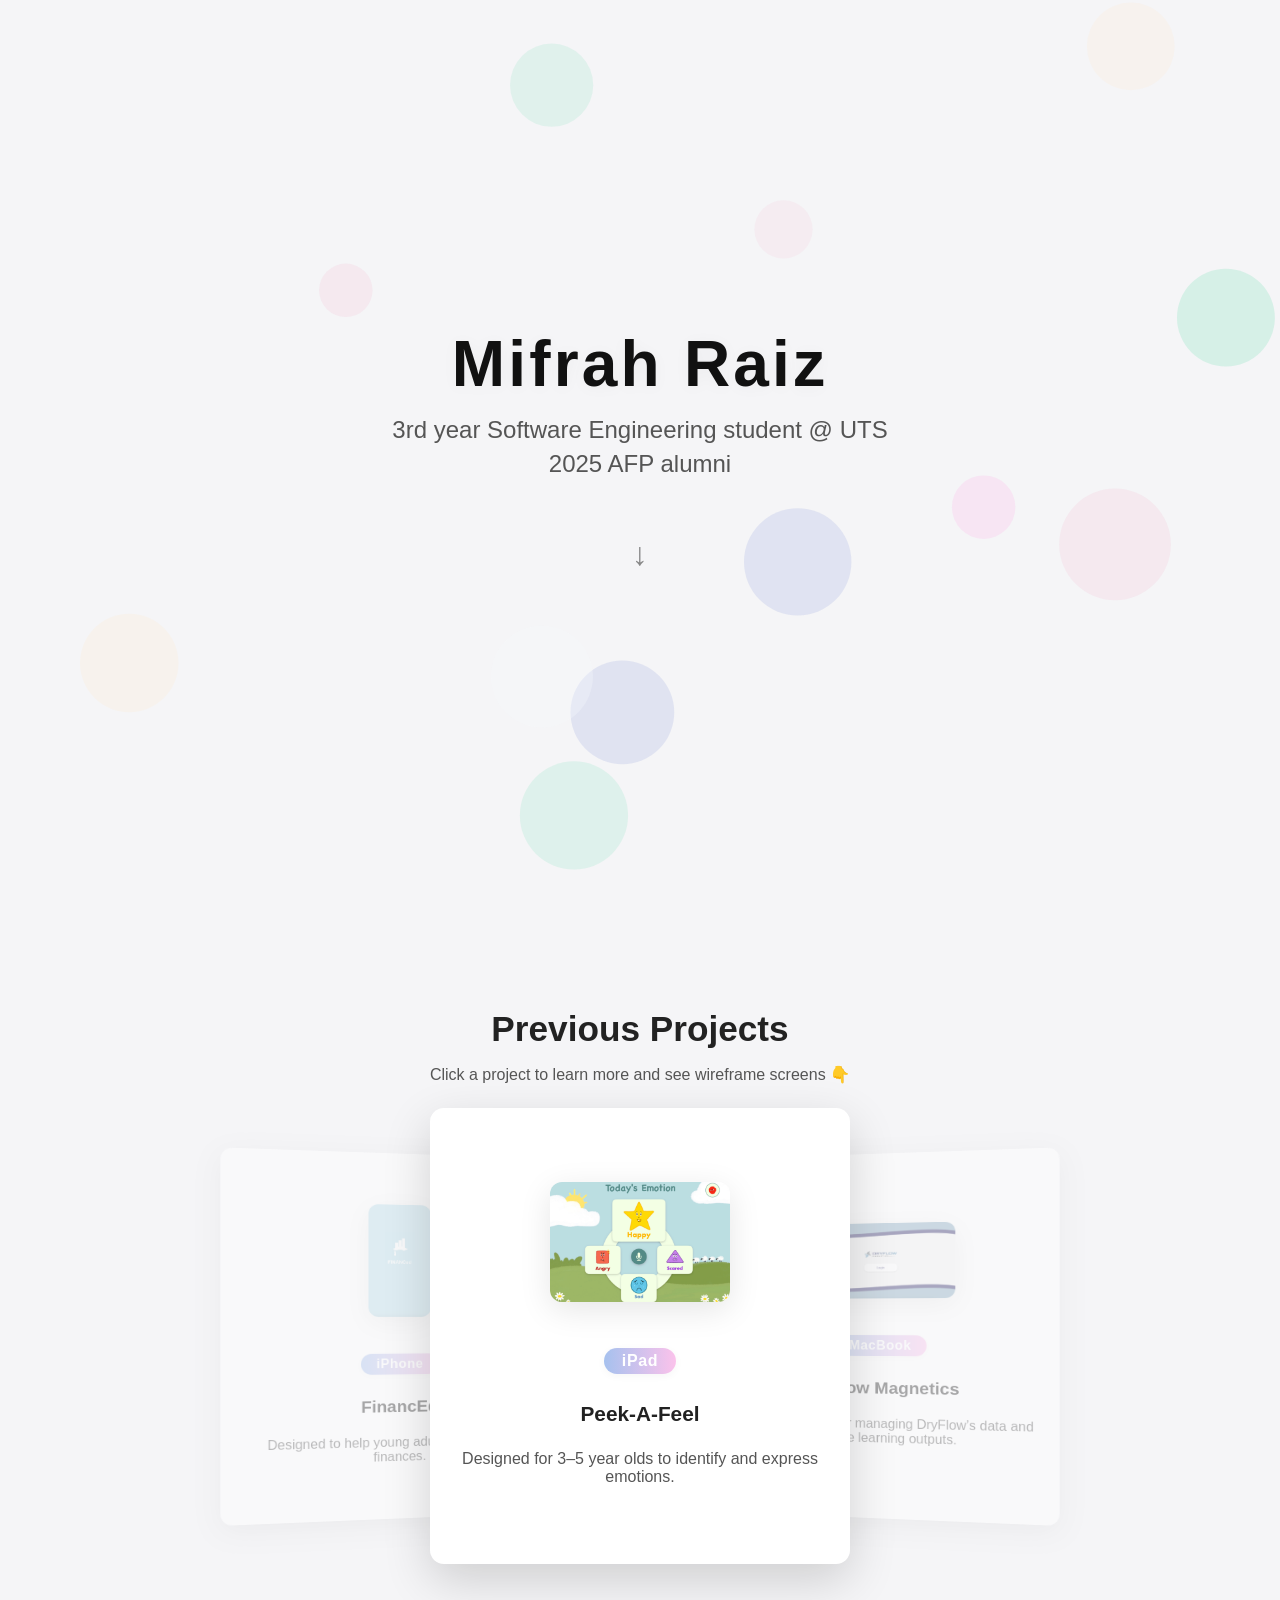
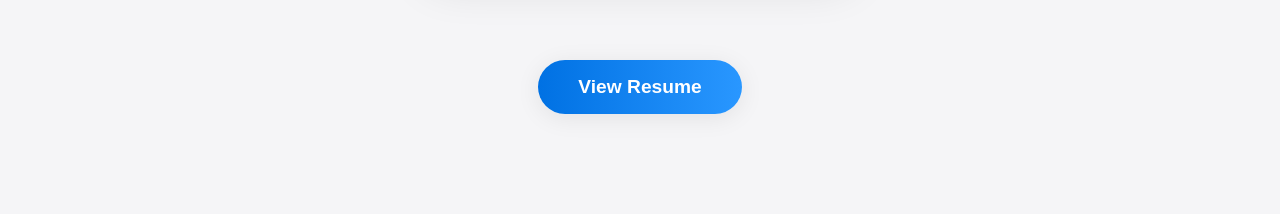
<file: index.html>
<!DOCTYPE html>
<html lang="en">
<head>
<meta charset="UTF-8">
<meta name="viewport" content="width=device-width, initial-scale=1.0">
<title>Mifrah Raiz Apps Lab Portfolio</title>
<link rel="stylesheet" href="styles.css">
<style>
/* ---------- Hero ---------- */
.hero { position: relative; overflow: hidden; height: 100vh; display: flex; flex-direction: column; justify-content: center; align-items: center; background: transparent; }
.hero-balls-canvas { position: absolute; top:0; left:0; width:100%; height:100%; z-index:0; pointer-events:none; }
.hero .name, .hero .subtitle, .hero .scroll-down { position: relative; z-index: 1; }
.name { font-size: 4rem; font-weight:700; letter-spacing:0.05em; margin:0; color:#111; text-shadow:0 2px 16px rgba(0,0,0,0.04); }
.subtitle { font-size: 1.5rem; color: #555; margin-top: 12px; text-align: center; line-height: 1.4; }
.scroll-down { margin-top:2rem; font-size:2rem; color:#888; animation:bounce 2s infinite; }
@keyframes bounce { 0%,100%{transform:translateY(0);} 50%{transform:translateY(16px);} }

/* ---------- Body ---------- */
body { margin:0; font-family:-apple-system, BlinkMacSystemFont, 'Segoe UI', Roboto, Helvetica, Arial, sans-serif; background: transparent; color:#1d1d1f; }

/* ---------- Projects ---------- */
.projects { padding: 80px 0 40px 0; text-align:center; background:transparent; }
.projects h2 { font-size:2.2rem; margin-bottom:1rem; font-weight:600; color:#222; }
.projects-helper { font-size:1rem; color:#555; margin-bottom:24px; opacity:0; animation: fadeInUp 1s forwards; animation-delay:0.5s; }
@keyframes fadeInUp { 0%{opacity:0; transform:translateY(10px);} 100%{opacity:1; transform:translateY(0);} }

/* ---------- Carousel / Cards ---------- */
.stack-carousel { display:block; width:100%; max-width:420px; margin:0 auto 2rem auto; position:relative; min-height:420px; perspective:1200px; height:420px; }
.stack-carousel .card { display:flex; flex-direction:column; align-items:center; justify-content:center; gap:16px; background:#fff; border-radius:14px; box-shadow:0 8px 32px rgba(0,0,0,0.10); padding:32px 24px 24px 24px; min-width:320px; max-width:380px; min-height:400px; max-height:400px; transition:box-shadow 0.3s, transform 0.4s cubic-bezier(.4,2,.6,1), opacity 0.3s; cursor:pointer; position:absolute; left:0; right:0; top:0; bottom:0; z-index:1; opacity:0.7; pointer-events:auto; }
.stack-carousel .card[style*="scale(1)"] { box-shadow:0 16px 48px rgba(0,0,0,0.16); opacity:1; }
.card:hover { box-shadow:0 16px 48px rgba(0,0,0,0.16); transform:scale(1.03); }
.card-label { background:linear-gradient(90deg,#a6c1ee 0%,#fbc2eb 100%); color:#fff; font-size:1rem; font-weight:600; border-radius:16px; padding:4px 18px; margin:12px 0; letter-spacing:0.04em; box-shadow:0 2px 8px rgba(0,0,0,0.04); }
.card-title { font-size:1.3rem; font-weight:700; margin-bottom:8px; color:#222; }
.card-desc { font-size:1rem; color:#555; margin-bottom:12px; text-align:center; }
.device { max-width:180px; max-height:140px; width:auto; height:auto; display:block; margin:0 auto 18px auto; box-shadow:0 8px 32px rgba(0,0,0,0.10); border-radius:12px; transition: transform 0.2s; }

/* ---------- Resume ---------- */
.resume-section { display:flex; justify-content:center; align-items:center; padding:60px 0 100px 0; background:transparent; }
.resume-btn { font-size:1.2rem; padding:16px 40px; border-radius:32px; border:none; background:linear-gradient(90deg,#0071e3 0%,#2997ff 100%); color:#fff; font-weight:600; box-shadow:0 4px 24px rgba(0,0,0,0.08); cursor:pointer; transition: background 0.2s, transform 0.2s; }
.resume-btn:hover { background:linear-gradient(90deg,#2997ff 0%,#0071e3 100%); transform:translateY(-2px) scale(1.03); }
</style>
</head>
<body>

<section class="hero">
    <canvas class="hero-balls-canvas" id="hero-balls-canvas"></canvas>
    <h1 class="name">Mifrah Raiz</h1>
    <p class="subtitle">3rd year Software Engineering student @ UTS<br>2025 AFP alumni</p>
    <div class="scroll-down">&#8595;</div>
</section>

<section class="projects">
    <h2>Previous Projects</h2>
    <div class="projects-helper">Click a project to learn more and see wireframe screens 👇</div>
    <div class="carousel stack-carousel" id="carousel">
        <div class="card" data-device="Phone">
            <img src="assets/phone.png" alt="Phone" class="device phone">
            <div class="card-label">iPhone</div>
            <div class="card-title">FinancEd</div>
            <div class="card-desc">Designed to help young adults manage their finances.</div>
        </div>
        <div class="card" data-device="iPad">
            <img src="assets/ipad.png" alt="iPad" class="device ipad">
            <div class="card-label">iPad</div>
            <div class="card-title">Peek-A-Feel</div>
            <div class="card-desc">Designed for 3–5 year olds to identify and express emotions.</div>
        </div>
        <div class="card" data-device="Laptop">
            <img src="assets/laptop.png" alt="Laptop" class="device laptop">
            <div class="card-label">MacBook</div>
            <div class="card-title">DryFlow Magnetics</div>
            <div class="card-desc">Built a web portal for managing DryFlow’s data and machine learning outputs.</div>
        </div>
    </div>
</section>

<section class="resume-section">
    <button class="resume-btn" onclick="window.open('assets/resume.pdf','_blank')">View Resume</button>
</section>

<script>
// ---------- Hero balls animation ----------
const canvas=document.getElementById('hero-balls-canvas'); 
const ctx=canvas.getContext('2d'); 
const hero=document.querySelector('.hero'); 
let balls=[]; 
const pastelColors=['#fbc2eb','#a6c1ee','#fcb69f','#ffecd2','#b5ead7','#c7ceea','#f5f7fa','#fed6e3','#f5d6e3'];
function resizeCanvas(){ canvas.width=hero.offsetWidth; canvas.height=hero.offsetHeight; }
window.addEventListener('resize', resizeCanvas); 
resizeCanvas();
function randomBall(){ 
    const r=24+Math.random()*32; 
    return {x:Math.random()*canvas.width,y:Math.random()*canvas.height,vx:(Math.random()-0.5)*1.2,vy:(Math.random()-0.5)*1.2,r,color:pastelColors[Math.floor(Math.random()*pastelColors.length)],alpha:0.25+Math.random()*0.25}; 
}
function createBalls(n){ balls=[]; for(let i=0;i<n;i++) balls.push(randomBall()); }
createBalls(12);
function animateBalls(){ 
    ctx.clearRect(0,0,canvas.width,canvas.height); 
    for(const ball of balls){ 
        ball.x+=ball.vx; 
        ball.y+=ball.vy; 
        if(ball.x-ball.r<0){ball.x=ball.r; ball.vx*=-1;} 
        if(ball.x+ball.r>canvas.width){ball.x=canvas.width-ball.r; ball.vx*=-1;} 
        if(ball.y-ball.r<0){ball.y=ball.r; ball.vy*=-1;} 
        if(ball.y+ball.r>canvas.height){ball.y=canvas.height-ball.r; ball.vy*=-1;} 
        ctx.globalAlpha=ball.alpha; 
        ctx.beginPath(); 
        ctx.arc(ball.x,ball.y,ball.r,0,2*Math.PI); 
        ctx.fillStyle=ball.color; 
        ctx.fill(); 
    } 
    ctx.globalAlpha=1; 
    requestAnimationFrame(animateBalls); 
}
animateBalls();

// ---------- Carousel ----------
const carousel=document.getElementById('carousel'); 
const cards=Array.from(carousel.getElementsByClassName('card')); 
let current=1; // Peek-A-Feel is center at start
function updateStack(){ 
    cards.forEach((card,i)=>{ 
        card.style.zIndex=i===current?3:(i===(current+1)%cards.length?2:1); 
        if(i===current){ card.style.opacity=1; card.style.transform='translateX(0) scale(1)'; } 
        else if(i===(current+1)%cards.length){ card.style.opacity=0.38; card.style.transform='translateX(240px) scale(0.8) rotateY(-12deg)'; } 
        else{ card.style.opacity=0.38; card.style.transform='translateX(-240px) scale(0.8) rotateY(12deg)'; } 
        card.style.pointerEvents='auto'; 
    }); 
}
updateStack();

// ---------- Swipe / Drag ----------
let startX=null; 
carousel.addEventListener('touchstart', e=>{ startX=e.touches[0].clientX; });
carousel.addEventListener('touchend', e=>{ 
    if(startX===null) return; 
    let dx=e.changedTouches[0].clientX-startX; 
    if(dx>40){ current=(current-1+cards.length)%cards.length; updateStack(); } 
    else if(dx<-40){ current=(current+1)%cards.length; updateStack(); } 
    startX=null; 
});
let mouseDown=false, mouseStart=null; 
carousel.addEventListener('mousedown', e=>{ mouseDown=true; mouseStart=e.clientX; });
window.addEventListener('mouseup', e=>{ 
    if(!mouseDown) return; 
    let dx=e.clientX-mouseStart; 
    if(dx>40){ current=(current-1+cards.length)%cards.length; updateStack(); } 
    else if(dx<-40){ current=(current+1)%cards.length; updateStack(); } 
    mouseDown=false; mouseStart=null; 
});

// ---------- Click behavior ----------
cards.forEach((card,i)=>{
    card.addEventListener('click', ()=>{
        if(i===current){ // If center, navigate
            const device = card.getAttribute('data-device');
            if(device==='Phone') window.location.href='phone.html';
            if(device==='iPad') window.location.href='ipad.html';
            if(device==='Laptop') window.location.href='laptop.html';
        } else { // If not center, bring to center
            current=i;
            updateStack();
        }
    });
});

// ---------- Scroll gradient ----------
window.addEventListener('scroll', ()=>{
    const scrollTop=window.scrollY; 
    const docHeight=document.body.scrollHeight-window.innerHeight; 
    const scrollPercent=scrollTop/docHeight;
    const startColor=[245,245,247]; 
    const endColor=[255,255,255]; 
    const currentColor=startColor.map((s,i)=>Math.round(s+(endColor[i]-s)*scrollPercent));
    document.body.style.background=`rgb(${currentColor.join(',')})`;
});

// Optional: subtle pulse effect on helper text
const helper = document.querySelector('.projects-helper');
setTimeout(()=>{ helper.style.transform='scale(1.03)'; setTimeout(()=>{helper.style.transform='scale(1)';},500); },1500);
</script>
</body>
</html>
</file>
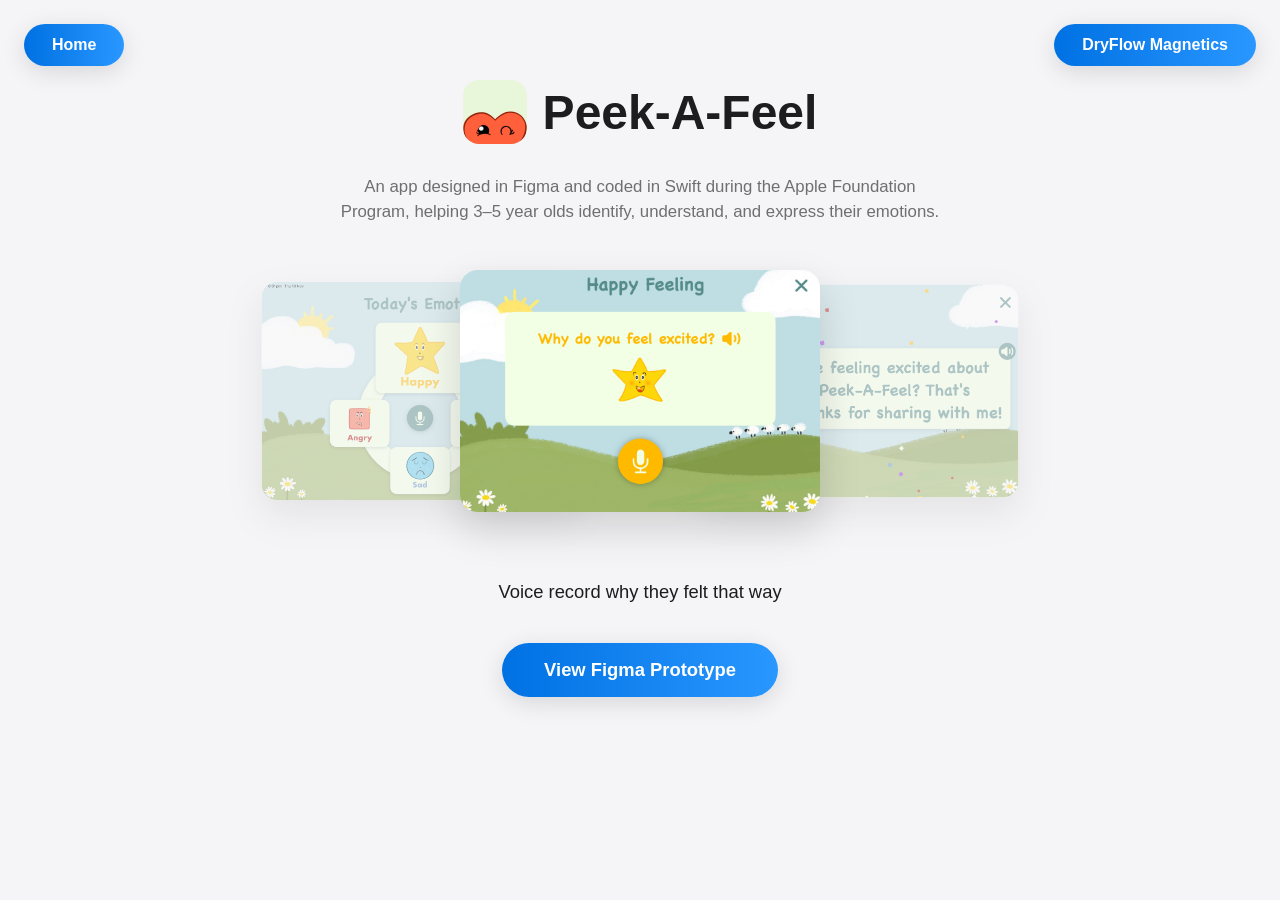
<file: ipad.html>
<!DOCTYPE html>
<html lang="en">
<head>
<meta charset="UTF-8">
<meta name="viewport" content="width=device-width, initial-scale=1.0">
<title>Peek-A-Feel Wireframes</title>

<style>
body {
    margin: 0;
    font-family: -apple-system, BlinkMacSystemFont, "Segoe UI", Roboto, Helvetica, Arial, sans-serif;
    background: #f5f5f7;
    color: #1d1d1f;
}

/* ---------- Buttons ---------- */
.button-style {
    position: fixed;
    top: 24px;
    padding: 12px 28px;
    font-size: 1rem;
    font-weight: 600;
    border-radius: 28px;
    border: none;
    cursor: pointer;
    color: #fff;
    background: linear-gradient(90deg, #0071e3, #2997ff);
    box-shadow: 0 6px 24px rgba(0,0,0,0.12);
    transition: transform 0.2s ease, background 0.2s ease;
    z-index: 1000;
}

.button-style:hover {
    transform: translateY(-2px) scale(1.04);
    background: linear-gradient(90deg, #2997ff, #0071e3);
}

.back-btn { left: 24px; }
.topright-btn { right: 24px; }

/* ---------- Header ---------- */
.header-section {
    text-align: center;
    padding: 80px 20px 10px;
}

.header-inner {
    display: flex;
    align-items: center;
    justify-content: center;
    gap: 16px;
}

.header-icon {
    width: 64px;
    height: 64px;
    border-radius: 16px;
}

.header-section h1 {
    font-size: 3rem;
    font-weight: 700;
    margin: 0;
}

/* ---------- Description ---------- */
.header-description {
    margin-top: 30px;
    font-size: 1.05rem;
    color: #6e6e73;
    max-width: 620px;
    margin-left: auto;
    margin-right: auto;
    line-height: 1.5;
}

/* ---------- Content Section ---------- */
.content-section {
    margin-top: -30px;
}

/* ---------- Carousel ---------- */
.stack-carousel {
    position: relative;
    width: 100%;
    max-width: 520px;
    height: 340px;
    margin: 0 auto;
}

.card {
    position: absolute;
    inset: 0;
    display: flex;
    align-items: center;
    justify-content: center;
    transition: transform 0.45s cubic-bezier(.4,2,.6,1), opacity 0.3s;
    pointer-events: none;
}

.device {
    max-width: 360px;
    max-height: 260px;
    border-radius: 18px;
    box-shadow: 0 18px 40px rgba(0,0,0,0.15);
}

/* ---------- Caption ---------- */
.wireframe-caption {
    text-align: center;
    margin-top: 20px;
    font-size: 1.15rem;
    font-weight: 500;
}

/* ---------- Prototype Button ---------- */
.prototype-btn {
    display: block;
    margin: 40px auto 80px;
    padding: 16px 42px;
    font-size: 1.15rem;
    font-weight: 600;
    border-radius: 32px;
    border: none;
    cursor: pointer;
    color: #fff;
    background: linear-gradient(90deg, #0071e3, #2997ff);
    box-shadow: 0 6px 24px rgba(0,0,0,0.12);
    transition: transform 0.2s ease, background 0.2s ease;
}

.prototype-btn:hover {
    transform: translateY(-2px) scale(1.03);
    background: linear-gradient(90deg, #2997ff, #0071e3);
}
</style>
</head>

<body>

<!-- Buttons -->
<button class="button-style back-btn" onclick="window.location.href='index.html#previous-projects'">
    Home
</button>

<button class="button-style topright-btn" onclick="window.location.href='laptop.html'">
    DryFlow Magnetics
</button>

<!-- Header -->
<div class="header-section">
    <div class="header-inner">
        <img src="assets/AppIcon.png" class="header-icon">
        <h1>Peek-A-Feel</h1>
    </div>
    <p class="header-description">
        An app designed in Figma and coded in Swift during the Apple Foundation Program,
        helping 3–5 year olds identify, understand, and express their emotions.
    </p>
</div>

<!-- Content -->
<div class="content-section">

    <div class="stack-carousel" id="carousel">
        <div class="card"><img src="assets/Wireframe1_ipad.png" class="device"></div>
        <div class="card"><img src="assets/Wireframe2_ipad.png" class="device"></div>
        <div class="card"><img src="assets/Wireframe3_ipad.png" class="device"></div>
        <div class="card"><img src="assets/Wireframe4_ipad.png" class="device"></div>
        <div class="card"><img src="assets/Wireframe5_ipad.png" class="device"></div>
    </div>

    <div class="wireframe-caption" id="caption">Identify emotions</div>

    <button class="prototype-btn"
        onclick="window.open('https://www.youtube.com/watch?v=F8LFG2716Sc','_blank')">
        View Figma Prototype
    </button>

</div>

<script>
const cards = document.querySelectorAll(".card");
const caption = document.getElementById("caption");

const captions = [
    "Identify emotions",
    "Voice record why they felt that way",
    "Personalised AI positive reinforcement",
    "Mood tracker",
    "Analyses patterns & generates report"
];

let current = 0;
const total = cards.length;

function mod(n, m) {
    return ((n % m) + m) % m;
}

function updateCarousel() {
    cards.forEach((card, i) => {
        const offset = mod(i - current, total);
        let x = 0, scale = 1, opacity = 1, z = 5;

        if (offset === 1) {
            x = 220; scale = 0.88; opacity = 0.45; z = 4;
        } else if (offset === total - 1) {
            x = -220; scale = 0.88; opacity = 0.45; z = 4;
        } else if (offset !== 0) {
            opacity = 0; scale = 0.7; z = 1;
        }

        card.style.transform = `translateX(${x}px) scale(${scale})`;
        card.style.opacity = opacity;
        card.style.zIndex = z;
    });

    caption.textContent = captions[current];
}

updateCarousel();

setInterval(() => {
    current = mod(current + 1, total);
    updateCarousel();
}, 1000);
</script>

</body>
</html>
</file>
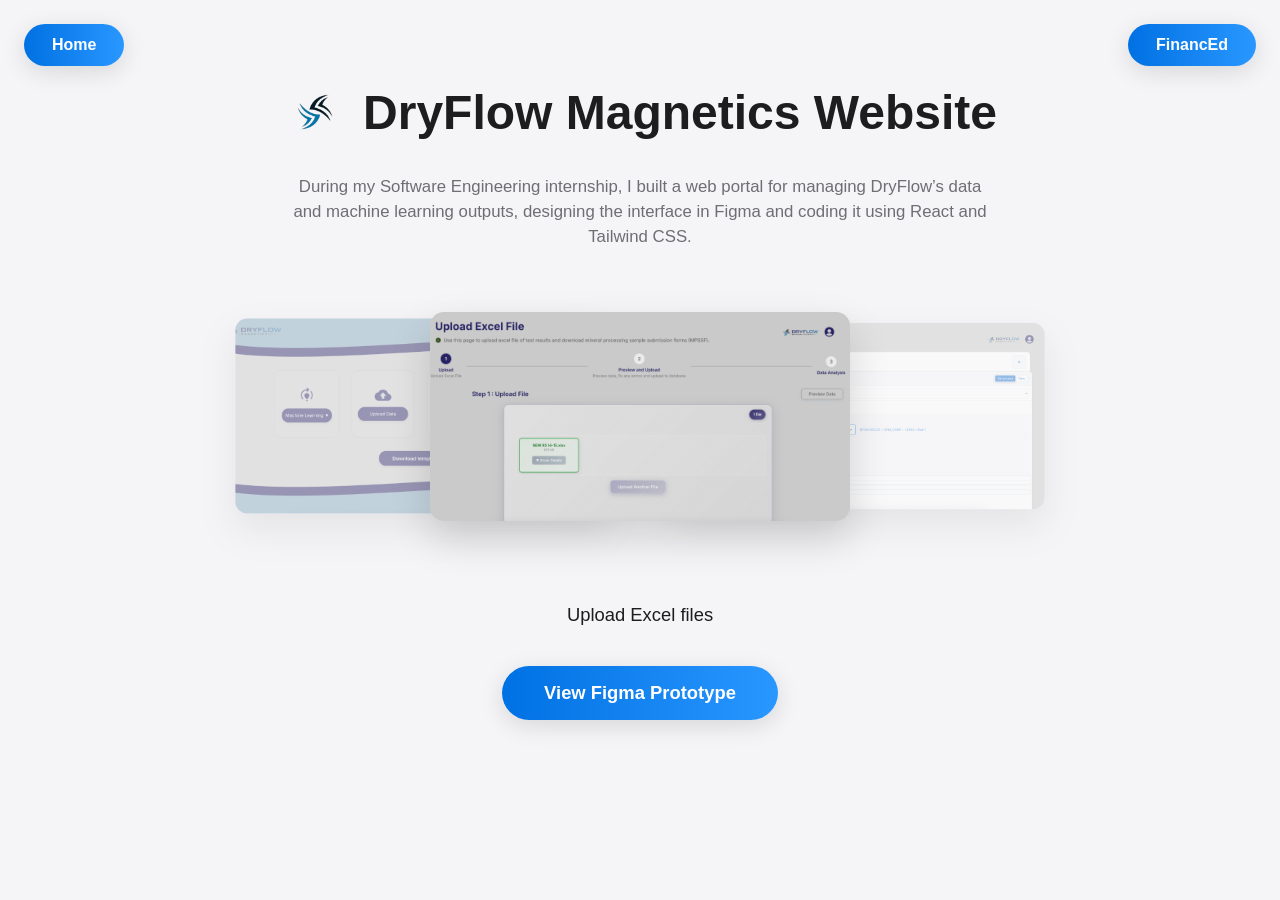
<file: laptop.html>
<!DOCTYPE html>
<html lang="en">
<head>
<meta charset="UTF-8">
<meta name="viewport" content="width=device-width, initial-scale=1.0">
<title>DryFlow Magnetics Website</title>

<style>
body {
    margin: 0;
    font-family: -apple-system, BlinkMacSystemFont, "Segoe UI", Roboto, Helvetica, Arial, sans-serif;
    background: #f5f5f7;
    color: #1d1d1f;
}

/* ---------- Buttons ---------- */
.button-style {
    position: fixed;
    top: 24px;
    padding: 12px 28px;
    font-size: 1rem;
    font-weight: 600;
    border-radius: 28px;
    border: none;
    cursor: pointer;
    color: #fff;
    background: linear-gradient(90deg, #0071e3, #2997ff);
    box-shadow: 0 6px 24px rgba(0,0,0,0.12);
    transition: transform 0.2s ease, background 0.2s ease;
    z-index: 1000;
}

.button-style:hover {
    transform: translateY(-2px) scale(1.04);
    background: linear-gradient(90deg, #2997ff, #0071e3);
}

.back-btn { left: 24px; }
.topright-btn { right: 24px; }

/* ---------- Header ---------- */
.header-section {
    text-align: center;
    padding: 80px 20px 10px;
}

.header-inner {
    display: flex;
    align-items: center;
    justify-content: center;
    gap: 16px;
}

.header-icon {
    width: 64px;
    height: 64px;
    border-radius: 16px;
}

.header-section h1 {
    font-size: 3rem;
    font-weight: 700;
    margin: 0;
}

/* ---------- Description ---------- */
.header-description {
    margin-top: 30px;
    font-size: 1.05rem;
    color: #6e6e73;
    max-width: 700px;
    margin-left: auto;
    margin-right: auto;
    line-height: 1.5;
}

/* ---------- Content Section ---------- */
.content-section {
    margin-top: -30px; /* moves carousel up slightly */
}

/* ---------- Carousel ---------- */
.stack-carousel {
    position: relative;
    width: 100%;
    max-width: 520px;
    height: 340px;
    margin: 0 auto;
}

.card {
    position: absolute;
    inset: 0;
    display: flex;
    align-items: center;
    justify-content: center;
    transition: transform 0.45s cubic-bezier(.4,2,.6,1), opacity 0.3s;
    pointer-events: none;
}

.device {
    max-width: 420px;
    max-height: 260px;
    border-radius: 14px;
    box-shadow: 0 18px 40px rgba(0,0,0,0.15);
}

/* ---------- Caption ---------- */
.wireframe-caption {
    text-align: center;
    margin-top: 18px;
    font-size: 1.15rem;
    font-weight: 500;
}

/* ---------- Prototype Button ---------- */
.prototype-btn {
    display: block;
    margin: 40px auto 80px;
    padding: 16px 42px;
    font-size: 1.15rem;
    font-weight: 600;
    border-radius: 32px;
    border: none;
    cursor: pointer;
    color: #fff;
    background: linear-gradient(90deg, #0071e3, #2997ff);
    box-shadow: 0 6px 24px rgba(0,0,0,0.12);
    transition: transform 0.2s ease, background 0.2s ease;
}

.prototype-btn:hover {
    transform: translateY(-2px) scale(1.03);
    background: linear-gradient(90deg, #2997ff, #0071e3);
}
</style>
</head>

<body>

<!-- Buttons -->
<button class="button-style back-btn" onclick="window.location.href='index.html#previous-projects'">
    Home
</button>

<button class="button-style topright-btn" onclick="window.location.href='phone.html'">
    FinancEd
</button>

<!-- Header -->
<div class="header-section">
    <div class="header-inner">
        <img src="assets/DryFlowMagIcon.png" class="header-icon">
        <h1>DryFlow Magnetics Website</h1>
    </div>
    <p class="header-description">
        During my Software Engineering internship, I built a web portal for managing DryFlow’s data
        and machine learning outputs, designing the interface in Figma and coding it using
        React and Tailwind CSS.
    </p>
</div>

<!-- Content -->
<div class="content-section">
    <div class="stack-carousel" id="carousel">
        <div class="card"><img src="assets/Wireframe1_laptop.png" class="device"></div>
        <div class="card"><img src="assets/Wireframe2_laptop.png" class="device"></div>
        <div class="card"><img src="assets/Wireframe3_laptop.png" class="device"></div>
        <div class="card"><img src="assets/Wireframe4_laptop.png" class="device"></div>
    </div>

    <div class="wireframe-caption" id="caption">Home Page</div>

    <button class="prototype-btn"
        onclick="window.open('https://www.figma.com/proto/my0yu4hqikfDFVQtYKnIGK/DFM-website?node-id=0-1&t=vzOdYFGmBlJhQtUs-1','_blank')">
        View Figma Prototype
    </button>
</div>

<script>
const cards = document.querySelectorAll(".card");
const caption = document.getElementById("caption");

const captions = [
    "Home Page",
    "Upload Excel files",
    "View database",
    "View and manage registered samples"
];

let current = 0;
const total = cards.length;

function mod(n, m) {
    return ((n % m) + m) % m;
}

function updateCarousel() {
    cards.forEach((card, i) => {
        const offset = mod(i - current, total);
        let x = 0, scale = 1, opacity = 1, z = 5;

        if (offset === 1) {
            x = 220; scale = 0.88; opacity = 0.45; z = 4;
        } else if (offset === total - 1) {
            x = -220; scale = 0.88; opacity = 0.45; z = 4;
        } else if (offset !== 0) {
            opacity = 0; scale = 0.7; z = 1;
        }

        card.style.transform = `translateX(${x}px) scale(${scale})`;
        card.style.opacity = opacity;
        card.style.zIndex = z;
    });

    caption.textContent = captions[current];
}

updateCarousel();

setInterval(() => {
    current = mod(current + 1, total);
    updateCarousel();
}, 1000);
</script>

</body>
</html>
</file>
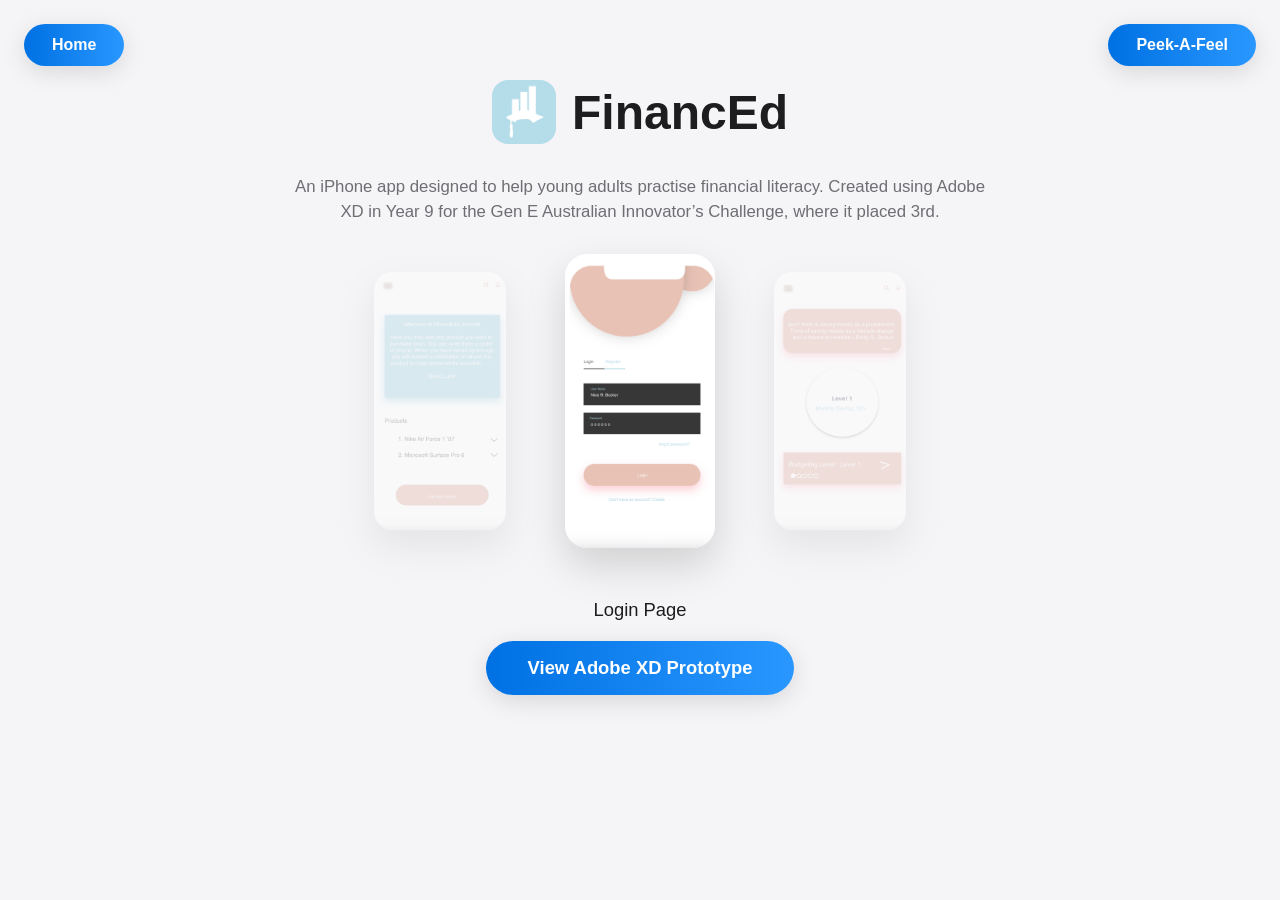
<file: phone.html>
<!DOCTYPE html>
<html lang="en">
<head>
<meta charset="UTF-8">
<meta name="viewport" content="width=device-width, initial-scale=1.0">
<title>FinancEd</title>

<style>
body {
    margin: 0;
    font-family: -apple-system, BlinkMacSystemFont, "Segoe UI", Roboto, Helvetica, Arial, sans-serif;
    background: #f5f5f7;
    color: #1d1d1f;
}

/* ---------- Buttons ---------- */
.button-style {
    position: fixed;
    top: 24px;
    padding: 12px 28px;
    font-size: 1rem;
    font-weight: 600;
    border-radius: 28px;
    border: none;
    cursor: pointer;
    color: #fff;
    background: linear-gradient(90deg, #0071e3, #2997ff);
    box-shadow: 0 6px 24px rgba(0,0,0,0.12);
    transition: transform 0.2s ease, background 0.2s ease;
    z-index: 1000;
}

.button-style:hover {
    transform: translateY(-2px) scale(1.04);
    background: linear-gradient(90deg, #2997ff, #0071e3);
}

.back-btn { left: 24px; }
.topright-btn { right: 24px; }

/* ---------- Header ---------- */
.header-section {
    text-align: center;
    padding: 80px 20px 10px;
}

.header-inner {
    display: flex;
    align-items: center;
    justify-content: center;
    gap: 16px;
}

.header-icon {
    width: 64px;
    height: 64px;
    border-radius: 16px;
}

.header-section h1 {
    font-size: 3rem;
    font-weight: 700;
    margin: 0;
}

/* ---------- Description ---------- */
.header-description {
    margin-top: 30px;
    font-size: 1.05rem;
    color: #6e6e73;
    max-width: 700px;
    margin-left: auto;
    margin-right: auto;
    line-height: 1.5;
}

/* ---------- Content Section ---------- */
.content-section {
    margin-top: -30px; /* moves carousel up slightly */
}

/* ---------- Carousel ---------- */
.stack-carousel {
    position: relative;
    width: 100%;
    max-width: 420px;
    height: 360px;
    margin: 0 auto;
}

.card {
    position: absolute;
    inset: 0;
    display: flex;
    align-items: center;
    justify-content: center;
    transition: transform 0.45s cubic-bezier(.4,2,.6,1), opacity 0.3s;
    pointer-events: none;
}

.device {
    max-width: 150px;
    max-height: 300px;
    border-radius: 22px;
    box-shadow: 0 18px 40px rgba(0,0,0,0.15);
}

/* ---------- Caption ---------- */
.wireframe-caption {
    text-align: center;
    margin-top: 18px;
    font-size: 1.15rem;
    font-weight: 500;
}

/* ---------- Prototype Button ---------- */
.prototype-btn {
    display: block;
    margin: 20px auto 60px;
    padding: 16px 42px;
    font-size: 1.15rem;
    font-weight: 600;
    border-radius: 32px;
    border: none;
    cursor: pointer;
    color: #fff;
    background: linear-gradient(90deg, #0071e3, #2997ff);
    box-shadow: 0 6px 24px rgba(0,0,0,0.12);
    transition: transform 0.2s ease, background 0.2s ease;
}

.prototype-btn:hover {
    transform: translateY(-2px) scale(1.03);
    background: linear-gradient(90deg, #2997ff, #0071e3);
}
</style>
</head>

<body>

<!-- Buttons -->
<button class="button-style back-btn" onclick="window.location.href='index.html#previous-projects'">
    Home
</button>

<button class="button-style topright-btn" onclick="window.location.href='ipad.html'">
    Peek-A-Feel
</button>

<!-- Header -->
<div class="header-section">
    <div class="header-inner">
        <img src="assets/FinancEd_Icon.png" class="header-icon">
        <h1>FinancEd</h1>
    </div>
    <p class="header-description">
        An iPhone app designed to help young adults practise financial literacy. Created using Adobe XD in Year 9 for the Gen E Australian Innovator’s Challenge, where it placed 3rd.
</div>

<!-- Content -->
<div class="content-section">
    <div class="stack-carousel" id="carousel">
        <div class="card"><img src="assets/Wireframe1_phone.png" class="device"></div>
        <div class="card"><img src="assets/Wireframe2_phone.png" class="device"></div>
        <div class="card"><img src="assets/Wireframe3_phone.png" class="device"></div>
        <div class="card"><img src="assets/Wireframe4_phone.png" class="device"></div>
        <div class="card"><img src="assets/Wireframe5_phone.png" class="device"></div>
    </div>

    <div class="wireframe-caption" id="caption">Login Page</div>

    <button class="prototype-btn"
        onclick="window.open('https://xd.adobe.com/view/7aad2dc6-17f4-4596-8f09-507fb6de78aa-2ffe/?fullscreen','_blank')">
        View Adobe XD Prototype
    </button>
</div>

<script>
const cards = document.querySelectorAll(".card");
const caption = document.getElementById("caption");

const captions = [
    "Login Page",
    "Home Page",
    "Budget Overview",
    "Categorised Shopping Receipts",
    "Wishlist"
];

let current = 0;
const total = cards.length;

function mod(n, m) {
    return ((n % m) + m) % m;
}

function updateCarousel() {
    cards.forEach((card, i) => {
        const offset = mod(i - current, total);
        let x = 0, scale = 1, opacity = 1, z = 5;

        if (offset === 1) {
            x = 200; scale = 0.88; opacity = 0.45; z = 4;
        } else if (offset === total - 1) {
            x = -200; scale = 0.88; opacity = 0.45; z = 4;
        } else if (offset !== 0) {
            opacity = 0; scale = 0.7; z = 1;
        }

        card.style.transform = `translateX(${x}px) scale(${scale})`;
        card.style.opacity = opacity;
        card.style.zIndex = z;
    });

    caption.textContent = captions[current];
}

updateCarousel();

setInterval(() => {
    current = mod(current + 1, total);
    updateCarousel();
}, 1000);
</script>

</body>
</html>
</file>
<file: styles.css>
.device {
	max-width: 160px;
	max-height: 120px;
	width: auto;
	height: auto;
	display: block;
	margin: 0 auto 18px auto;
}
body {
    margin: 0;
    font-family: -apple-system, BlinkMacSystemFont, 'Segoe UI', Roboto, Helvetica, Arial, sans-serif;
    background: transparent; /* remove fixed grey */
    color: #1d1d1f;
}


.hero {
    height: 100vh;
    display: flex;
    flex-direction: column;
    justify-content: center;
    align-items: center;
    /* remove previous background so body gradient shows */
    background: transparent;
}

.name {
	font-size: 4rem;
	font-weight: 700;
	letter-spacing: 0.05em;
	margin: 0;
	color: #111;
	text-shadow: 0 2px 16px rgba(0,0,0,0.04);
}

.scroll-down {
	margin-top: 2rem;
	font-size: 2rem;
	color: #888;
	animation: bounce 2s infinite;
}

@keyframes bounce {
	0%, 100% { transform: translateY(0); }
	50% { transform: translateY(16px); }
}

.projects {
    padding: 80px 0 40px 0;
    text-align: center;
    background: transparent; /* optional */
}

.projects h2 {
	font-size: 2.2rem;
	margin-bottom: 2.5rem;
	font-weight: 600;
	color: #222;
}

.stack-carousel {
	display: block;
	width: 100%;
	max-width: 420px;
	margin: 0 auto 2rem auto;
	position: relative;
	min-height: 420px;
	perspective: 1200px;
	height: 420px;
}
.stack-carousel .card {
    display: flex;
    flex-direction: column;
    align-items: center;
    justify-content: center;
    gap: 16px; /* space between elements inside card */
    background: #fff;
    border-radius: 14px;
    box-shadow: 0 8px 32px rgba(0,0,0,0.10);
    padding: 32px 24px 24px 24px;
    margin: 0 auto;
    min-width: 320px;
    max-width: 380px;
    min-height: 400px;
    max-height: 400px;
    transition: box-shadow 0.3s, transform 0.4s cubic-bezier(.4,2,.6,1), opacity 0.3s;
    cursor: pointer;
    position: absolute;
    left: 0; right: 0;
    top: 0; bottom: 0;
    z-index: 1;
    opacity: 0.7;
    pointer-events: auto;
}


.stack-carousel .card[style*="scale(1)"] {
	box-shadow: 0 16px 48px rgba(0,0,0,0.16);
	opacity: 1;
}
.card:hover {
	box-shadow: 0 16px 48px rgba(0,0,0,0.16);
	transform: scale(1.03);
}
.card-label {
	background: linear-gradient(90deg, #a6c1ee 0%, #fbc2eb 100%);
	color: #fff;
	font-size: 1rem;
	font-weight: 600;
	border-radius: 16px;
	padding: 4px 18px;
	margin-bottom: 12px;
	margin-top: 12px;
	letter-spacing: 0.04em;
	box-shadow: 0 2px 8px rgba(0,0,0,0.04);
}
.card-title {
	font-size: 1.3rem;
	font-weight: 700;
	margin-bottom: 8px;
	color: #222;
}
.card-desc {
	font-size: 1rem;
	color: #555;
	margin-bottom: 12px;
	text-align: center;
}
.carousel-controls {
	display: flex;
	justify-content: center;
	gap: 24px;
	margin-bottom: 16px;
}
.carousel-controls button {
	font-size: 2rem;
	background: #f5f5f7;
	border: none;
	border-radius: 50%;
	width: 48px;
	height: 48px;
	cursor: pointer;
	box-shadow: 0 2px 8px rgba(0,0,0,0.06);
	transition: background 0.2s, transform 0.2s;
}
.carousel-controls button:hover {
	background: #e5e5ea;
	transform: scale(1.08);
}
.modal {
	display: none;
	position: fixed;
	z-index: 100;
	left: 0;
	top: 0;
	width: 100vw;
	height: 100vh;
	background: rgba(0,0,0,0.25);
	justify-content: center;
	align-items: center;
}
.modal-content {
	background: #fff;
	border-radius: 24px;
	padding: 32px 24px;
	min-width: 320px;
	max-width: 90vw;
	box-shadow: 0 8px 32px rgba(0,0,0,0.18);
	position: relative;
}
.close {
	position: absolute;
	top: 12px;
	right: 18px;
	font-size: 2rem;
	color: #888;
	cursor: pointer;
	font-weight: 700;
}

.device {
    max-width: 180px;
    max-height: 140px;
    width: auto;
    height: auto;
    display: block;
    margin: 0 auto 18px auto;
    box-shadow: 0 8px 32px rgba(0,0,0,0.10);
    border-radius: 12px;
    transition: transform 0.2s;
}



.resume-section {
    display: flex;
    justify-content: center;
    align-items: center;
    padding: 60px 0 100px 0;
    background: transparent;
}

.hero, .projects, .resume-section {
    background: transparent;
}


.resume-btn {
	font-size: 1.2rem;
	padding: 16px 40px;
	border-radius: 32px;
	border: none;
	background: linear-gradient(90deg, #0071e3 0%, #2997ff 100%);
	color: #fff;
	font-weight: 600;
	box-shadow: 0 4px 24px rgba(0,0,0,0.08);
	cursor: pointer;
	transition: background 0.2s, transform 0.2s;
}
.resume-btn:hover {
	background: linear-gradient(90deg, #2997ff 0%, #0071e3 100%);
	transform: translateY(-2px) scale(1.03);
}
</file>
